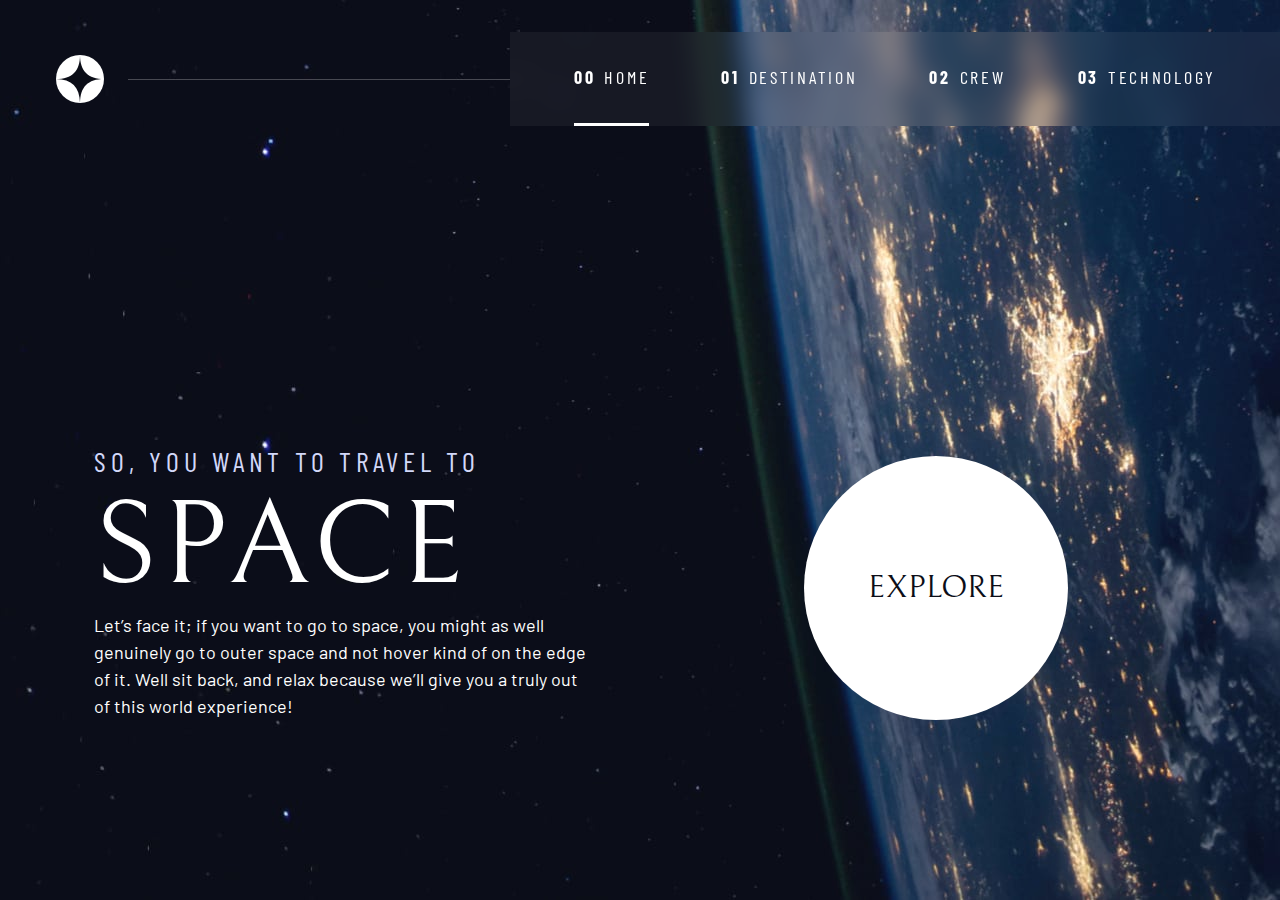
<file: index.html>
<!DOCTYPE html>
<html lang="en">
  <head>
    <meta charset="UTF-8" />
    <meta name="viewport" content="width=device-width, initial-scale=1.0" />

    <link
      rel="icon"
      type="image/png"
      sizes="32x32"
      href="./assets/favicon-32x32.png"
    />

    <link rel="preconnect" href="https://fonts.googleapis.com" />
    <link rel="preconnect" href="https://fonts.gstatic.com" crossorigin />
    <link
      href="https://fonts.googleapis.com/css2?family=Barlow+Condensed:wght@400;700&family=Bellefair&family=Barlow:wght@400;700&display=swap"
      rel="stylesheet"
    />

    <link rel="stylesheet" href="./index.css" />

    <script src="navigation.js" defer></script>

    <title>Space tourism website | Home</title>
  </head>
  <body class="home">
    <a class="skip-to-content" href="#main">Skip to content</a>
    <header class="primary-header flex">
      <div>
        <img
          src="./assets/shared/logo.svg"
          alt="Space Turism Logo"
          class="logo"
        />
      </div>
      <button class="mobile-nav-toggle" aria-controls="primary-navigation">
        <span class="sr-only" aria-expanded="false">Menu</span>
      </button>
      <nav class="nav">
        <ul
          id="primary-navgation"
          data-visible="false"
          class="primary-navigation underline-indicators flex"
        >
          <li class="active">
            <a
              class="ff-sans-cond text-white uppercase letter-spacing-2"
              href="index.html"
              ><span aria-hidden="true">00</span> Home</a
            >
          </li>
          <li>
            <a
              class="ff-sans-cond text-white uppercase letter-spacing-2"
              href="destination.html"
              ><span aria-hidden="true">01</span> Destination</a
            >
          </li>
          <li>
            <a
              class="ff-sans-cond text-white uppercase letter-spacing-2"
              href="crew.html"
              ><span aria-hidden="true">02</span> Crew</a
            >
          </li>
          <li>
            <a
              class="ff-sans-cond text-white uppercase letter-spacing-2"
              href="technology.html"
              ><span aria-hidden="true">03</span> Technology</a
            >
          </li>
        </ul>
      </nav>
    </header>

    <main id="main" class="grid-container grid-container--home">
      <div>
        <h1 class="text-accent fs-500 ff-sans-cond uppercase letter-spacing-1">
          So, you want to travel to
          <span class="d-block fs-900 ff-serif text-white">Space</span>
        </h1>
        <p>
          Let’s face it; if you want to go to space, you might as well genuinely
          go to outer space and not hover kind of on the edge of it. Well sit
          back, and relax because we’ll give you a truly out of this world
          experience!
        </p>
      </div>

      <div>
        <a href="#" class="large-button uppercase ff-serif text-dark bg-white"
          >Explore</a
        >
      </div>
    </main>
  </body>
</html>
</file>
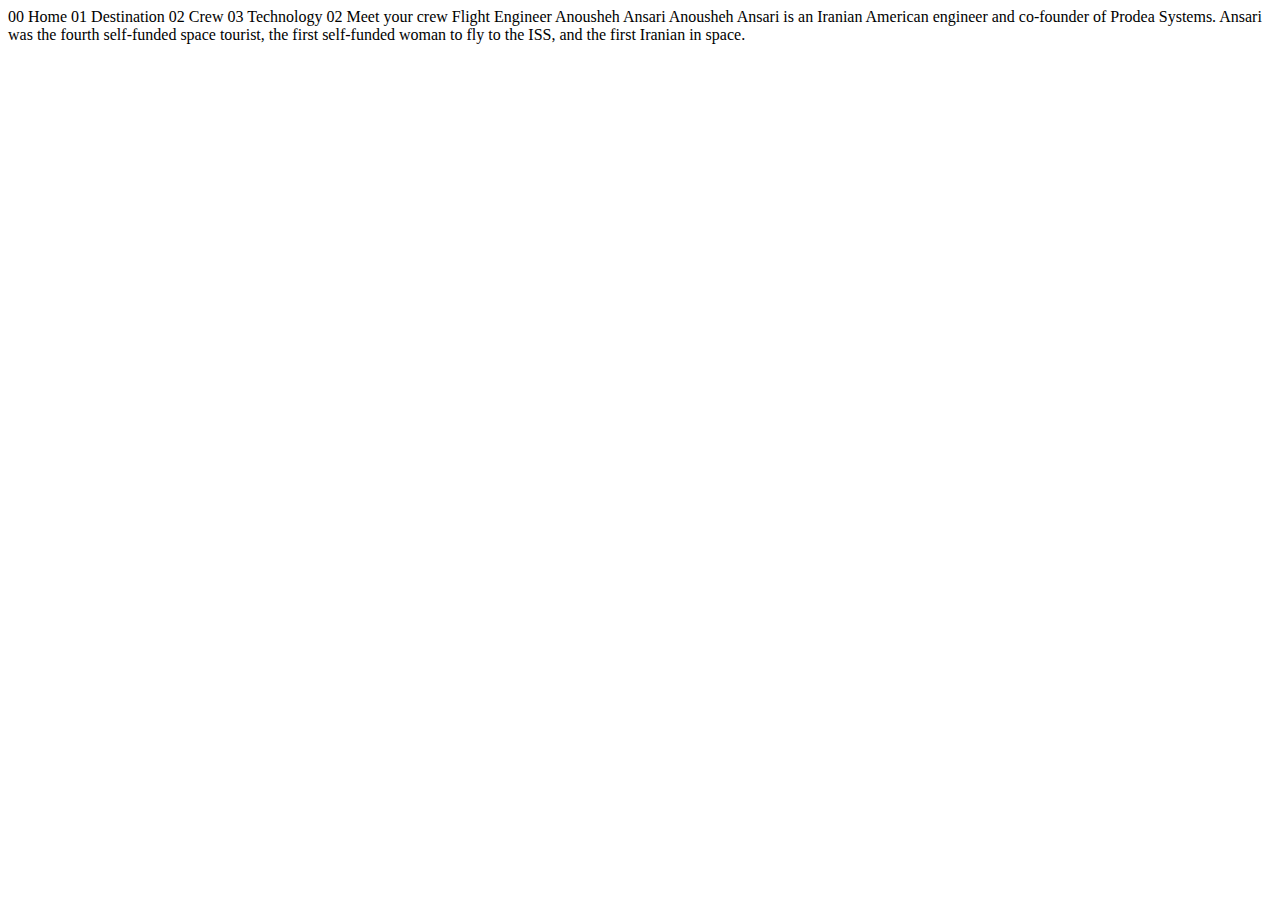
<file: crew-engineer.html>
<!DOCTYPE html>
<html lang="en">
<head>
  <meta charset="UTF-8">
  <meta name="viewport" content="width=device-width, initial-scale=1.0">

  <link rel="icon" type="image/png" sizes="32x32" href="./assets/favicon-32x32.png">
  
  <title>Frontend Mentor | Space tourism website</title>
</head>
<body>

  00 Home
  01 Destination
  02 Crew
  03 Technology

  02 Meet your crew

  Flight Engineer
  Anousheh Ansari

  Anousheh Ansari is an Iranian American engineer and co-founder of Prodea Systems. 
  Ansari was the fourth self-funded space tourist, the first self-funded woman to 
  fly to the ISS, and the first Iranian in space. 
</body>
</html>
</file>
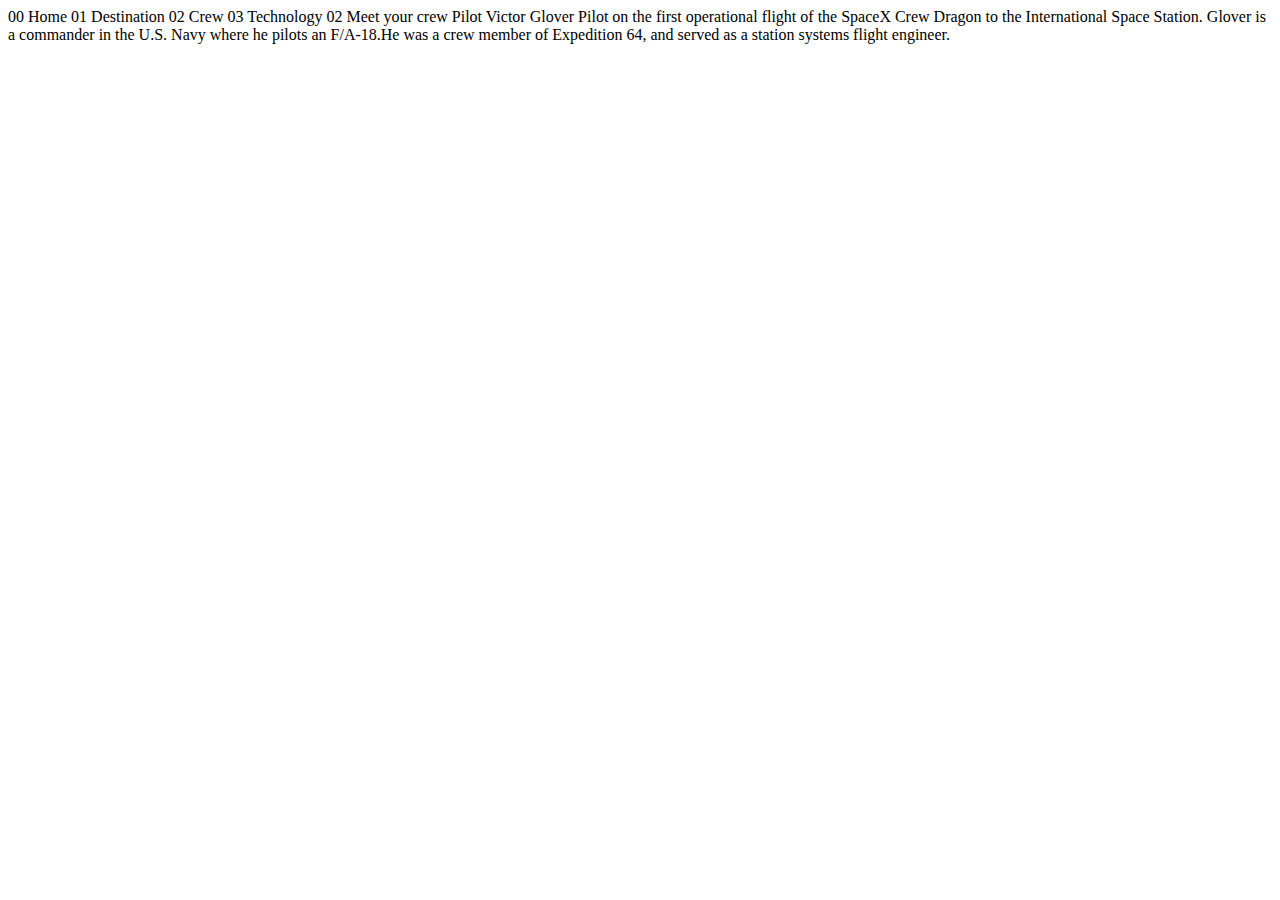
<file: crew-pilot.html>
<!DOCTYPE html>
<html lang="en">
<head>
  <meta charset="UTF-8">
  <meta name="viewport" content="width=device-width, initial-scale=1.0">

  <link rel="icon" type="image/png" sizes="32x32" href="./assets/favicon-32x32.png">
  
  <title>Frontend Mentor | Space tourism website</title>
</head>
<body>

  00 Home
  01 Destination
  02 Crew
  03 Technology

  02 Meet your crew

  Pilot
  Victor Glover

  Pilot on the first operational flight of the SpaceX Crew Dragon to the 
  International Space Station. Glover is a commander in the U.S. Navy where 
  he pilots an F/A-18.He was a crew member of Expedition 64, and served as a 
  station systems flight engineer. 
</body>
</html>
</file>
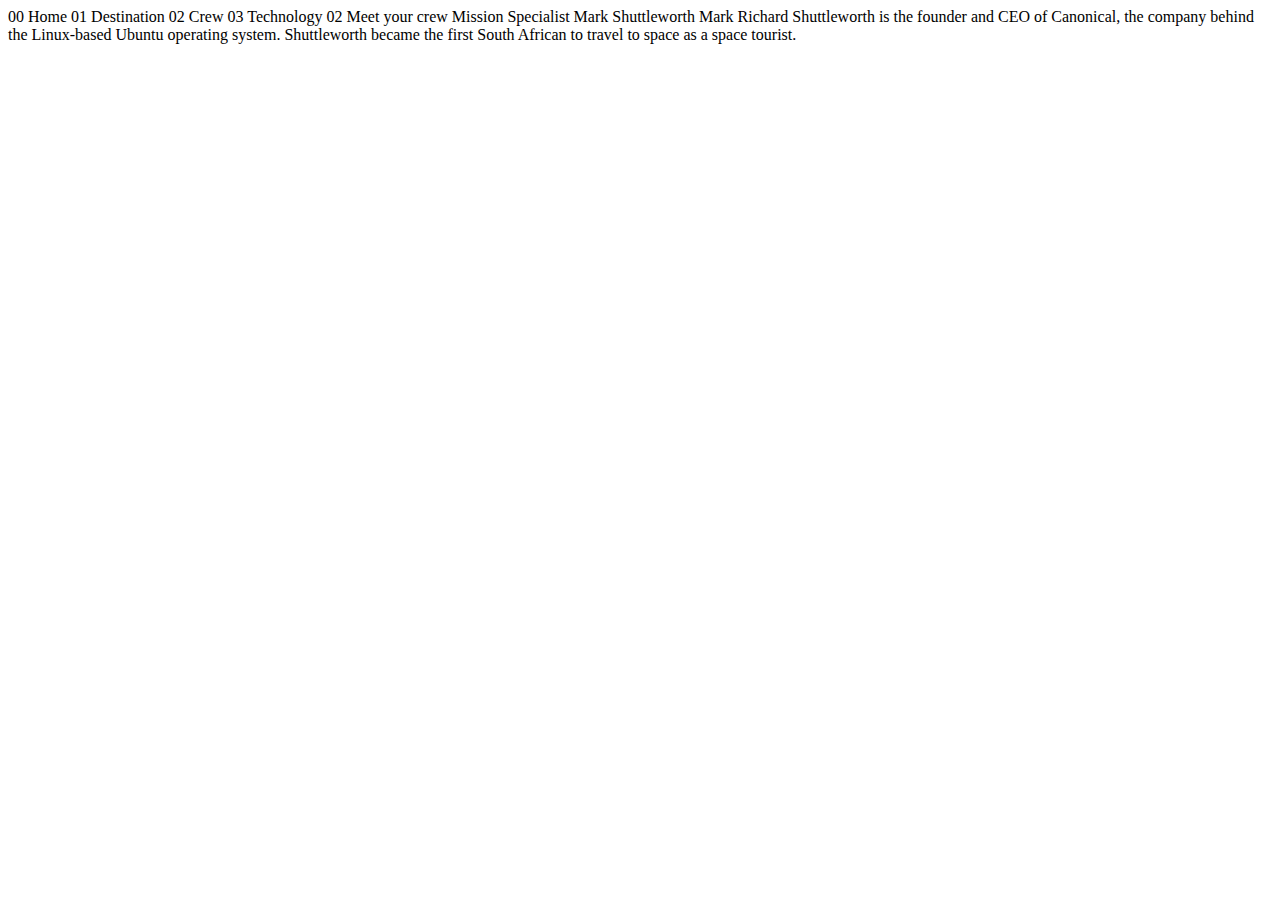
<file: crew-specialist.html>
<!DOCTYPE html>
<html lang="en">
<head>
  <meta charset="UTF-8">
  <meta name="viewport" content="width=device-width, initial-scale=1.0">

  <link rel="icon" type="image/png" sizes="32x32" href="./assets/favicon-32x32.png">
  
  <title>Frontend Mentor | Space tourism website</title>
</head>
<body>

  00 Home
  01 Destination
  02 Crew
  03 Technology

  02 Meet your crew

  Mission Specialist
  Mark Shuttleworth

  Mark Richard Shuttleworth is the founder and CEO of Canonical, the company behind 
  the Linux-based Ubuntu operating system. Shuttleworth became the first South 
  African to travel to space as a space tourist.
</body>
</html>
</file>
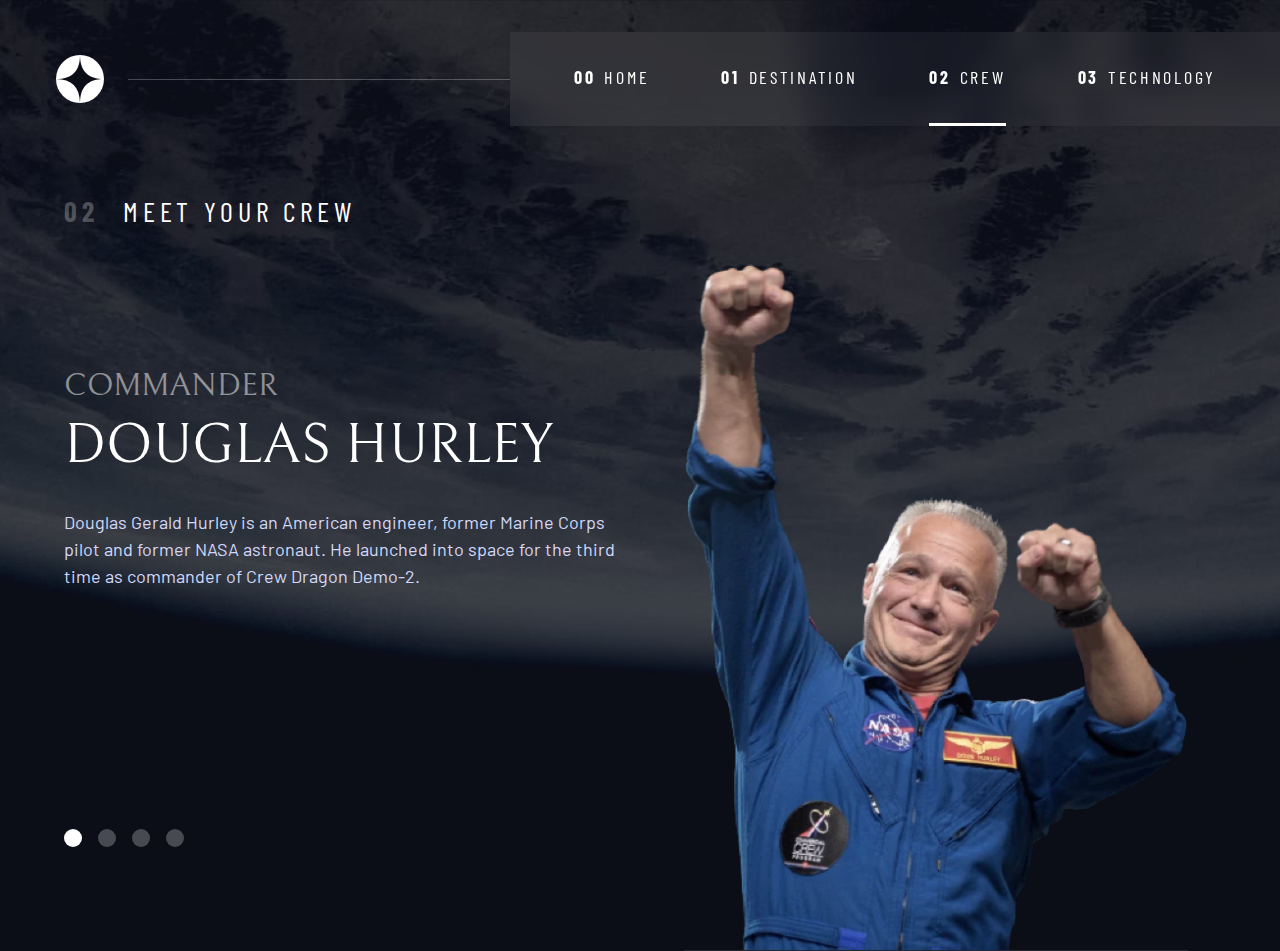
<file: crew.html>
<!DOCTYPE html>
<html lang="en">
  <head>
    <meta charset="UTF-8" />
    <meta name="viewport" content="width=device-width, initial-scale=1.0" />

    <link
      rel="icon"
      type="image/png"
      sizes="32x32"
      href="./assets/favicon-32x32.png"
    />

    <link rel="preconnect" href="https://fonts.googleapis.com" />
    <link rel="preconnect" href="https://fonts.gstatic.com" crossorigin />
    <link
      href="https://fonts.googleapis.com/css2?family=Barlow+Condensed:wght@400;700&family=Bellefair&family=Barlow:wght@400;700&display=swap"
      rel="stylesheet"
    />

    <link rel="stylesheet" href="./index.css" />

    <script src="navigation.js" defer></script>

    <title>Space tourism website | Destination</title>
  </head>
  <body class="crew">
    <a class="skip-to-content" href="#main">Skip to content</a>
    <header class="primary-header flex">
      <div>
        <img
          src="./assets/shared/logo.svg"
          alt="Space Turism Logo"
          class="logo"
        />
      </div>
      <button class="mobile-nav-toggle" aria-controls="primary-navigation">
        <span class="sr-only" aria-expanded="false">Menu</span>
      </button>
      <nav class="nav">
        <ul
          id="primary-navgation"
          data-visible="false"
          class="primary-navigation underline-indicators flex"
        >
          <li>
            <a
              class="ff-sans-cond text-white uppercase letter-spacing-2"
              href="index.html"
              ><span aria-hidden="true">00</span> Home</a
            >
          </li>
          <li>
            <a
              class="ff-sans-cond text-white uppercase letter-spacing-2"
              href="destination.html"
              ><span aria-hidden="true">01</span> Destination</a
            >
          </li>
          <li class="active">
            <a
              class="ff-sans-cond text-white uppercase letter-spacing-2"
              href="crew.html"
              ><span aria-hidden="true">02</span> Crew</a
            >
          </li>
          <li>
            <a
              class="ff-sans-cond text-white uppercase letter-spacing-2"
              href="technology.html"
              ><span aria-hidden="true">03</span> Technology</a
            >
          </li>
        </ul>
      </nav>
    </header>

    <main id="main" class="grid-container grid-container--crew flow">
      <h1 class="numbered-title">
        <span aria-hidden="true">02</span> Meet your crew
      </h1>
      <div class="dot-indicators flex">
        <button aria-selected="true">
          <span class="sr-only">The commander</span>
        </button>
        <button aria-selected="false">
          <span class="sr-only">The mission specialist</span>
        </button>
        <button aria-selected="false">
          <span class="sr-only">The pilot</span>
        </button>
        <button aria-selected="false">
          <span class="sr-only">The crew engineer</span>
        </button>
      </div>
      <article class="crew-details flow">
        <header class="flow flow--space-small">
          <h2 class="fs-600 ff-serif uppercase">Commander</h2>
          <p class="fs-700 ff-serif uppercase">Douglas Hurley</p>
        </header>
        <p class="text-accent ff-sans-normal">
          Douglas Gerald Hurley is an American engineer, former Marine Corps
          pilot and former NASA astronaut. He launched into space for the third
          time as commander of Crew Dragon Demo-2.
        </p>
      </article>
      <picture>
        <source
          srcset="./assets/crew/image-douglas-hurley.webp"
          type="image/webp"
        />
        <img src="./assets/crew/image-douglas-hurley.png" alt="The commander" />
      </picture>
    </main>
  </body>
</html>
</file>
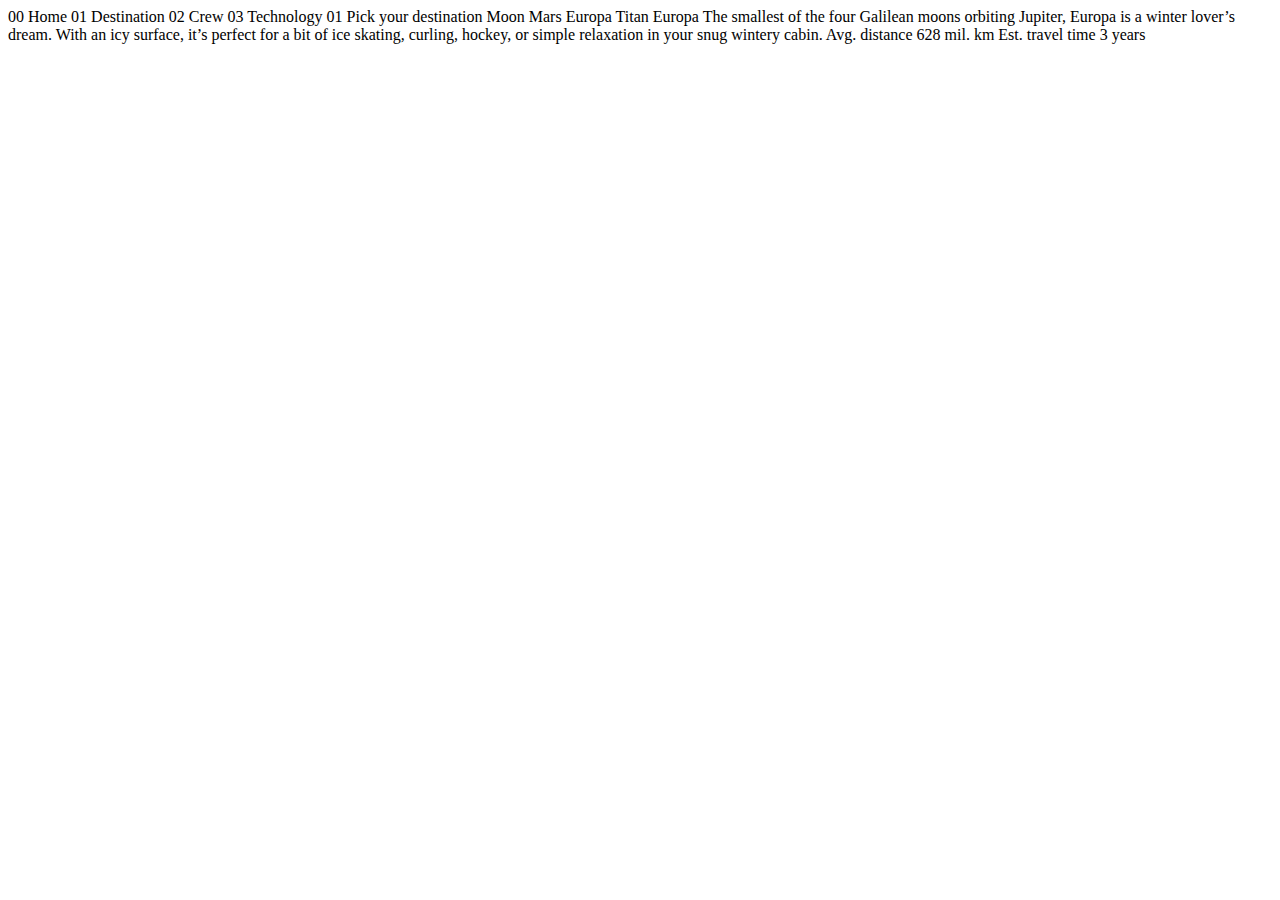
<file: destination-europa.html>
<!DOCTYPE html>
<html lang="en">
<head>
  <meta charset="UTF-8">
  <meta name="viewport" content="width=device-width, initial-scale=1.0">

  <link rel="icon" type="image/png" sizes="32x32" href="./assets/favicon-32x32.png">
  
  <title>Frontend Mentor | Space tourism website</title>
</head>
<body>

  00 Home
  01 Destination
  02 Crew
  03 Technology

  01 Pick your destination

  Moon
  Mars
  Europa
  Titan

  Europa

  The smallest of the four Galilean moons orbiting Jupiter, Europa is a 
  winter lover’s dream. With an icy surface, it’s perfect for a bit of 
  ice skating, curling, hockey, or simple relaxation in your snug 
  wintery cabin.

  Avg. distance
  628 mil. km

  Est. travel time
  3 years
</body>
</html>
</file>
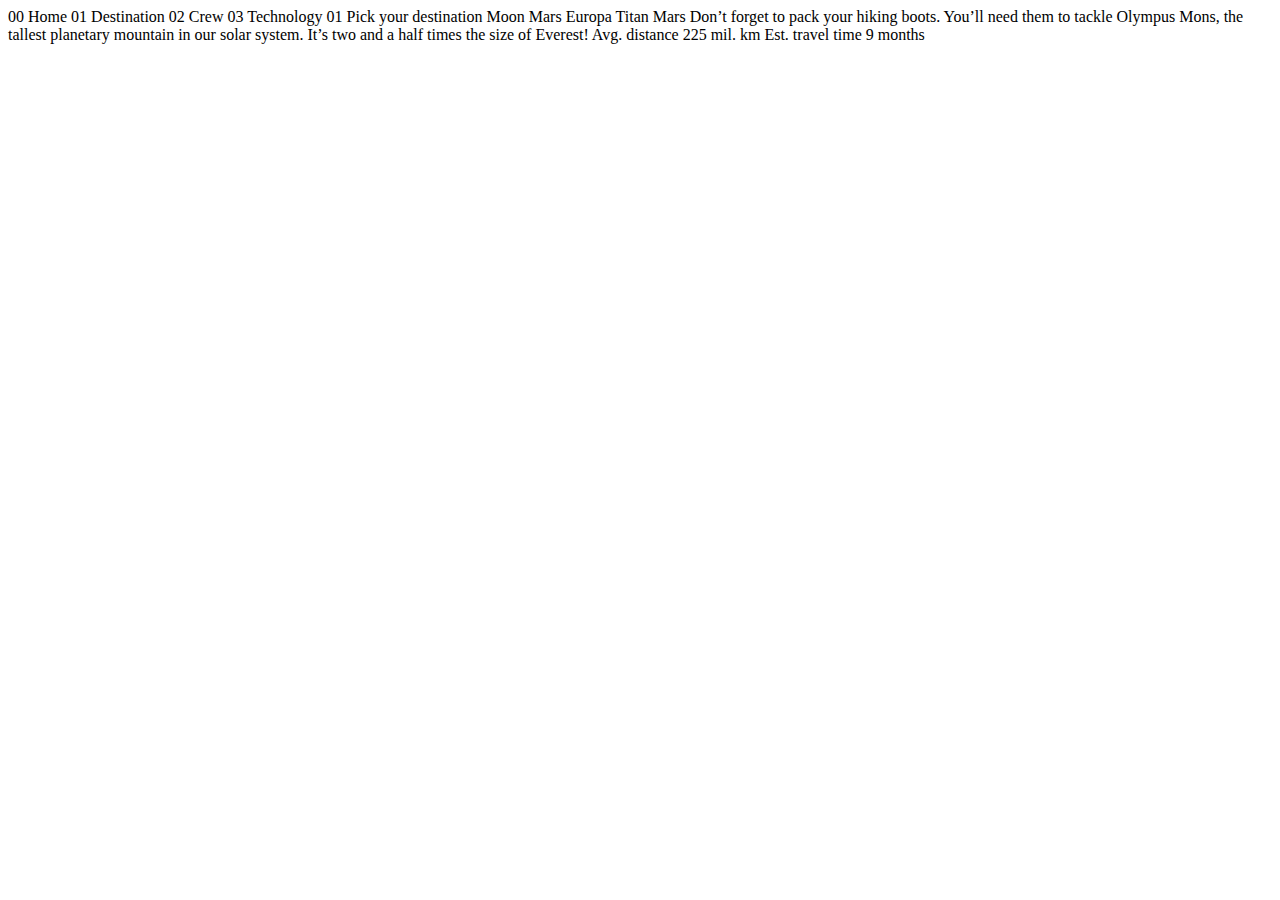
<file: destination-mars.html>
<!DOCTYPE html>
<html lang="en">
<head>
  <meta charset="UTF-8">
  <meta name="viewport" content="width=device-width, initial-scale=1.0">

  <link rel="icon" type="image/png" sizes="32x32" href="./assets/favicon-32x32.png">
  
  <title>Frontend Mentor | Space tourism website</title>
</head>
<body>

  00 Home
  01 Destination
  02 Crew
  03 Technology

  01 Pick your destination

  Moon
  Mars
  Europa
  Titan

  Mars

  Don’t forget to pack your hiking boots. You’ll need them to tackle Olympus Mons, 
  the tallest planetary mountain in our solar system. It’s two and a half times 
  the size of Everest!

  Avg. distance
  225 mil. km

  Est. travel time
  9 months
</body>
</html>
</file>
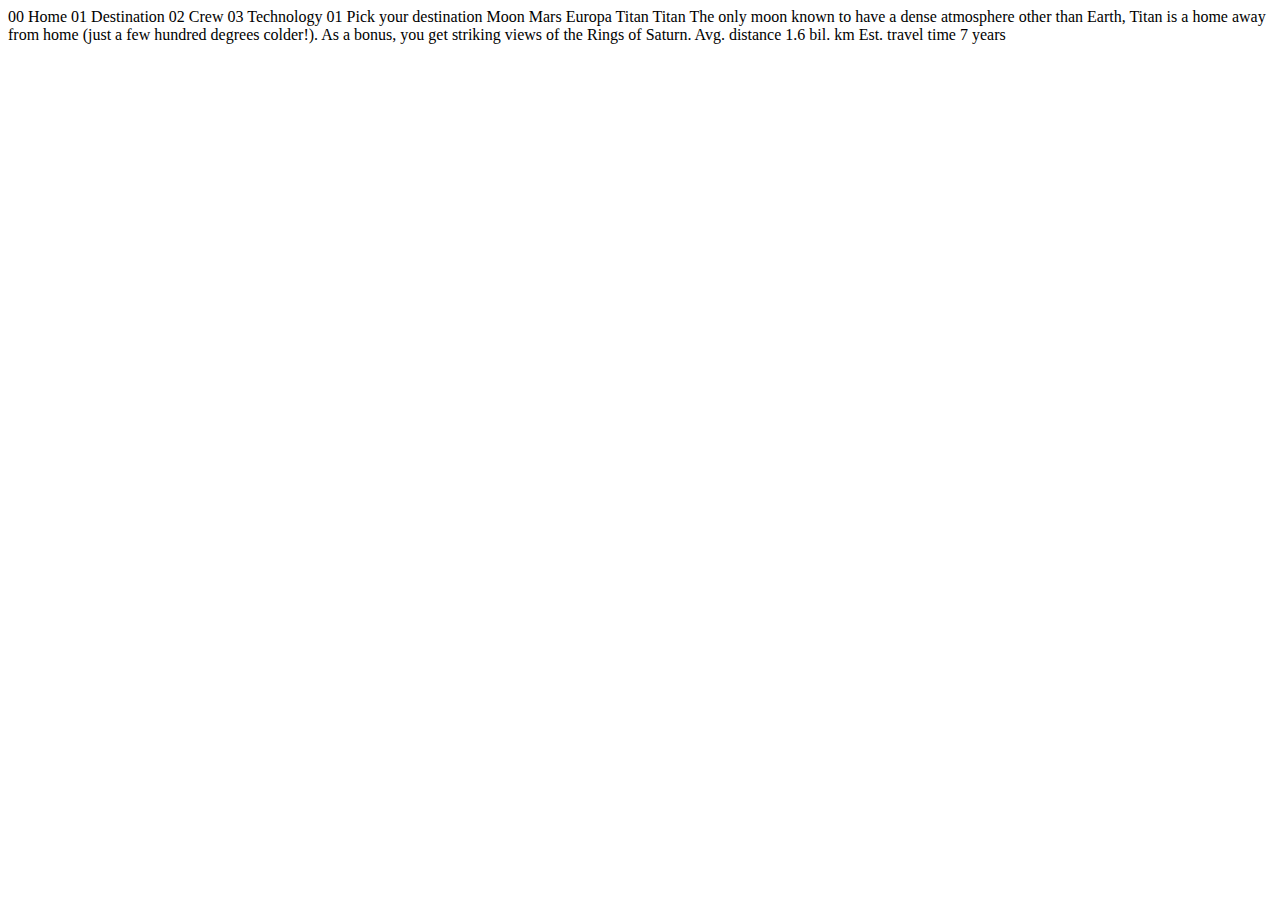
<file: destination-titan.html>
<!DOCTYPE html>
<html lang="en">
<head>
  <meta charset="UTF-8">
  <meta name="viewport" content="width=device-width, initial-scale=1.0">

  <link rel="icon" type="image/png" sizes="32x32" href="./assets/favicon-32x32.png">
  
  <title>Frontend Mentor | Space tourism website</title>
</head>
<body>

  00 Home
  01 Destination
  02 Crew
  03 Technology

  01 Pick your destination

  Moon
  Mars
  Europa
  Titan

  Titan

  The only moon known to have a dense atmosphere other than Earth, Titan 
  is a home away from home (just a few hundred degrees colder!). As a 
  bonus, you get striking views of the Rings of Saturn.

  Avg. distance
  1.6 bil. km

  Est. travel time
  7 years
</body>
</html>
</file>
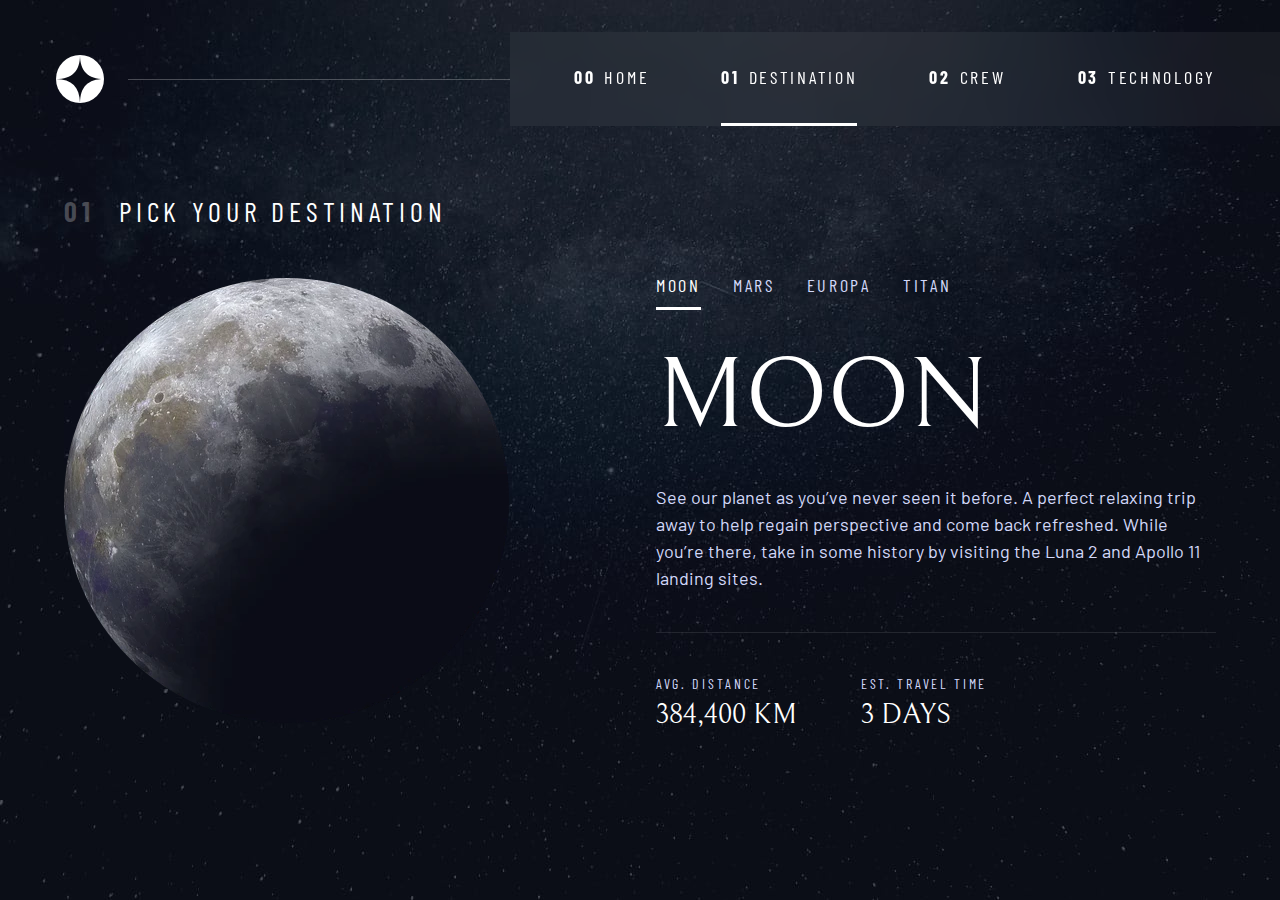
<file: destination.html>
<!DOCTYPE html>
<html lang="en">
  <head>
    <meta charset="UTF-8" />
    <meta name="viewport" content="width=device-width, initial-scale=1.0" />

    <link
      rel="icon"
      type="image/png"
      sizes="32x32"
      href="./assets/favicon-32x32.png"
    />

    <link rel="preconnect" href="https://fonts.googleapis.com" />
    <link rel="preconnect" href="https://fonts.gstatic.com" crossorigin />
    <link
      href="https://fonts.googleapis.com/css2?family=Barlow+Condensed:wght@400;700&family=Bellefair&family=Barlow:wght@400;700&display=swap"
      rel="stylesheet"
    />

    <link rel="stylesheet" href="./index.css" />

    <script src="navigation.js" defer></script>
    <script src="tabs.js" defer></script>

    <title>Space tourism website | Destination</title>
  </head>
  <body class="destination">
    <a class="skip-to-content" href="#main">Skip to content</a>
    <header class="primary-header flex">
      <div>
        <img
          src="./assets/shared/logo.svg"
          alt="Space Turism Logo"
          class="logo"
        />
      </div>
      <button class="mobile-nav-toggle" aria-controls="primary-navigation">
        <span class="sr-only" aria-expanded="false">Menu</span>
      </button>
      <nav class="nav">
        <ul
          id="primary-navgation"
          data-visible="false"
          class="primary-navigation underline-indicators flex"
        >
          <li>
            <a
              class="ff-sans-cond text-white uppercase letter-spacing-2"
              href="index.html"
              ><span aria-hidden="true">00</span> Home</a
            >
          </li>
          <li class="active">
            <a
              class="ff-sans-cond text-white uppercase letter-spacing-2"
              href="destination.html"
              ><span aria-hidden="true">01</span> Destination</a
            >
          </li>
          <li>
            <a
              class="ff-sans-cond text-white uppercase letter-spacing-2"
              href="crew.html"
              ><span aria-hidden="true">02</span> Crew</a
            >
          </li>
          <li>
            <a
              class="ff-sans-cond text-white uppercase letter-spacing-2"
              href="technology.html"
              ><span aria-hidden="true">03</span> Technology</a
            >
          </li>
        </ul>
      </nav>
    </header>

    <main id="main" class="grid-container grid-container--destination flow">
      <h1 class="numbered-title">
        <span aria-hidden="true">01</span> Pick your destination
      </h1>

      <picture id="moon-image">
        <source
          srcset="./assets/destination/image-moon.webp"
          type="image/webp"
        />
        <img src="./assets/destination/image-moon.png" alt="The Moon" />
      </picture>
      <picture id="mars-image" style="display: none" hidden>
        <source
          srcset="./assets/destination/image-mars.webp"
          type="image/webp"
        />
        <img src="./assets/destination/image-mars.png" alt="The planet Mars" />
      </picture>
      <picture id="europa-image" style="display: none" hidden>
        <source
          srcset="./assets/destination/image-europa.webp"
          type="image/webp"
        />
        <img
          src="./assets/destination/image-europa.png"
          alt="The moon Europa"
        />
      </picture>
      <picture id="titan-image" style="display: none" hidden>
        <source
          srcset="./assets/destination/image-titan.webp"
          type="image/webp"
        />
        <img src="./assets/destination/image-titan.png" alt="The moon Titan" />
      </picture>

      <div
        class="tab-list underline-indicators flex"
        role="tablist"
        aria-label="destination list"
      >
        <button
          aria-selected="true"
          role="tab"
          aria-controls="moon-tab"
          class="uppercase ff-sans-cond text-accent letter-spacing-2"
          tabindex="0"
          data-image="moon-image"
        >
          Moon
        </button>
        <button
          aria-selected="false"
          role="tab"
          aria-controls="mars-tab"
          class="uppercase ff-sans-cond text-accent letter-spacing-2"
          tabindex="-1"
          data-image="mars-image"
        >
          Mars
        </button>
        <button
          aria-selected="false"
          role="tab"
          aria-controls="europa-tab"
          class="uppercase ff-sans-cond text-accent letter-spacing-2"
          tabindex="-1"
          data-image="europa-image"
        >
          Europa
        </button>
        <button
          aria-selected="false"
          role="tab"
          aria-controls="titan-tab"
          class="uppercase ff-sans-cond text-accent letter-spacing-2"
          tabindex="-1"
          data-image="titan-image"
        >
          Titan
        </button>
      </div>

      <!-- The Moon -->

      <article
        class="destination-info flow"
        id="moon-tab"
        tabindex="0"
        role="tabpanel"
      >
        <h2 class="fs-800 ff-serif uppercase">Moon</h2>

        <p class="text-accent">
          See our planet as you’ve never seen it before. A perfect relaxing trip
          away to help regain perspective and come back refreshed. While you’re
          there, take in some history by visiting the Luna 2 and Apollo 11
          landing sites.
        </p>

        <div class="destination-meta flex">
          <div>
            <h3
              class="text-accent fs-200 ff-sans-cond uppercase letter-spacing-2"
            >
              Avg. distance
            </h3>
            <p class="text-white ff-serif uppercase">384,400 km</p>
          </div>
          <div>
            <h3
              class="text-accent fs-200 ff-sans-cond uppercase letter-spacing-2"
            >
              Est. travel time
            </h3>
            <p class="text-white ff-serif uppercase">3 days</p>
          </div>
        </div>
      </article>

      <!-- Mars -->

      <article
        class="destination-info flow"
        id="mars-tab"
        tabindex="0"
        role="tabpanel"
        hidden
      >
        <h2 class="fs-800 ff-serif uppercase">Mars</h2>

        <p class="text-accent">
          Don’t forget to pack your hiking boots. You’ll need them to tackle
          Olympus Mons, the tallest planetary mountain in our solar system. It’s
          two and a half times the size of Everest!
        </p>

        <div class="destination-meta flex">
          <div>
            <h3
              class="text-accent fs-200 ff-sans-cond uppercase letter-spacing-2"
            >
              Avg. distance
            </h3>
            <p class="text-white ff-serif uppercase">225 mil. km</p>
          </div>
          <div>
            <h3
              class="text-accent fs-200 ff-sans-cond uppercase letter-spacing-2"
            >
              Est. travel time
            </h3>
            <p class="text-white ff-serif uppercase">9 months</p>
          </div>
        </div>
      </article>

      <!-- Europa -->

      <article
        class="destination-info flow"
        id="europa-tab"
        tabindex="0"
        role="tabpanel"
        hidden
      >
        <h2 class="fs-800 ff-serif uppercase">Europa</h2>

        <p class="text-accent">
          The smallest of the four Galilean moons orbiting Jupiter, Europa is a
          winter lover’s dream. With an icy surface, it’s perfect for a bit of
          ice skating, curling, hockey, or simple relaxation in your snug
          wintery cabin.
        </p>

        <div class="destination-meta flex">
          <div>
            <h3
              class="text-accent fs-200 ff-sans-cond uppercase letter-spacing-2"
            >
              Avg. distance
            </h3>
            <p class="text-white ff-serif uppercase">628 mil. km</p>
          </div>
          <div>
            <h3
              class="text-accent fs-200 ff-sans-cond uppercase letter-spacing-2"
            >
              Est. travel time
            </h3>
            <p class="text-white ff-serif uppercase">3 years</p>
          </div>
        </div>
      </article>

      <!-- Titan -->

      <article
        class="destination-info flow"
        id="titan-tab"
        tabindex="0"
        role="tabpanel"
        hidden
      >
        <h2 class="fs-800 ff-serif uppercase">Titan</h2>

        <p class="text-accent">
          The only moon known to have a dense atmosphere other than Earth, Titan
          is a home away from home (just a few hundred degrees colder!). As a
          bonus, you get striking views of the Rings of Saturn.
        </p>

        <div class="destination-meta flex">
          <div>
            <h3
              class="text-accent fs-200 ff-sans-cond uppercase letter-spacing-2"
            >
              Avg. distance
            </h3>
            <p class="text-white ff-serif uppercase">1.6 bil. km</p>
          </div>
          <div>
            <h3
              class="text-accent fs-200 ff-sans-cond uppercase letter-spacing-2"
            >
              Est. travel time
            </h3>
            <p class="text-white ff-serif uppercase">7 years</p>
          </div>
        </div>
      </article>
    </main>
  </body>
</html>
</file>
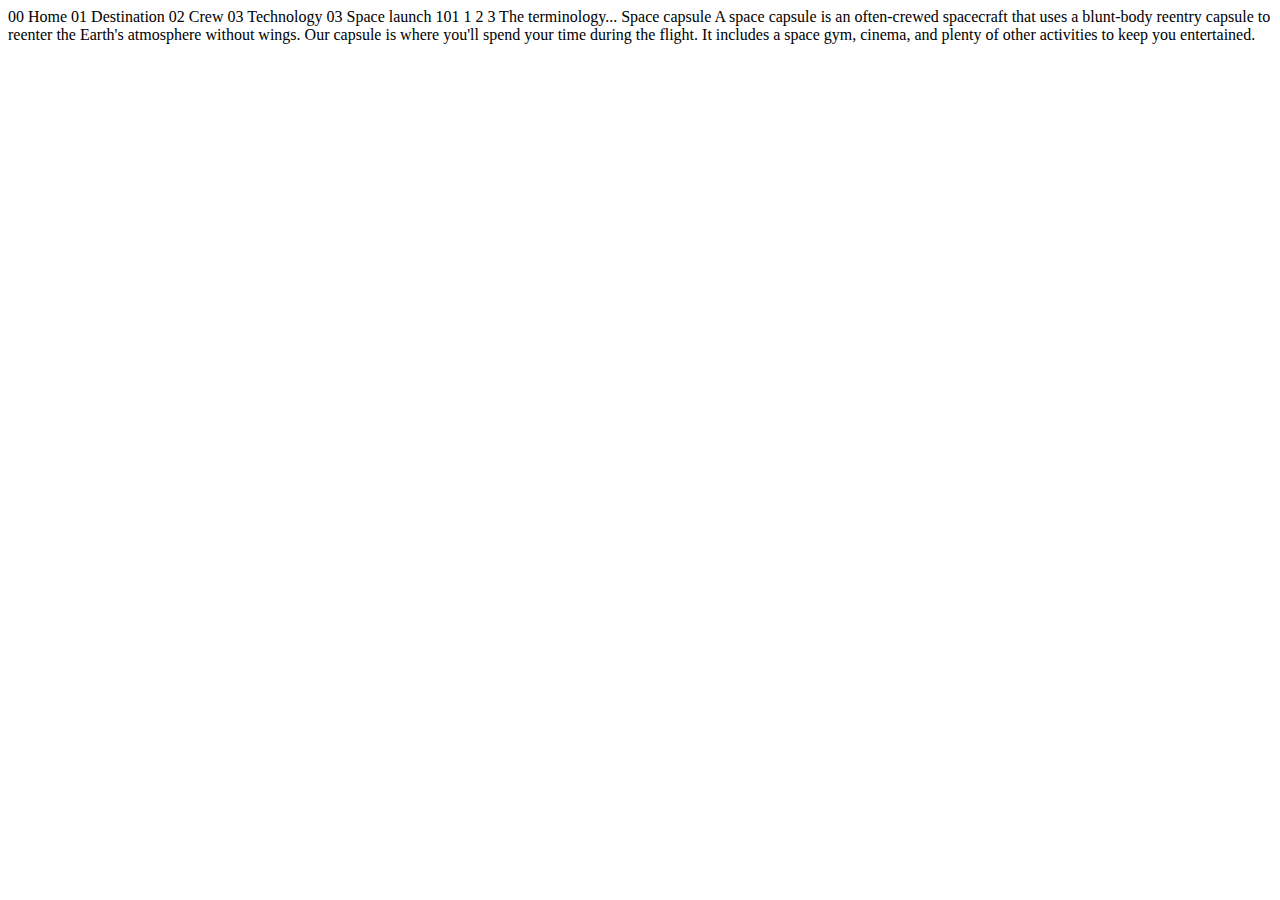
<file: technology-capsule.html>
<!DOCTYPE html>
<html lang="en">
<head>
  <meta charset="UTF-8">
  <meta name="viewport" content="width=device-width, initial-scale=1.0">

  <link rel="icon" type="image/png" sizes="32x32" href="./assets/favicon-32x32.png">
  
  <title>Frontend Mentor | Space tourism website</title>
</head>
<body>

  00 Home
  01 Destination
  02 Crew
  03 Technology

  03 Space launch 101

  1
  2
  3

  The terminology...
  Space capsule

  A space capsule is an often-crewed spacecraft that uses a blunt-body reentry 
  capsule to reenter the Earth's atmosphere without wings. Our capsule is where 
  you'll spend your time during the flight. It includes a space gym, cinema, 
  and plenty of other activities to keep you entertained.
</body>
</html>
</file>
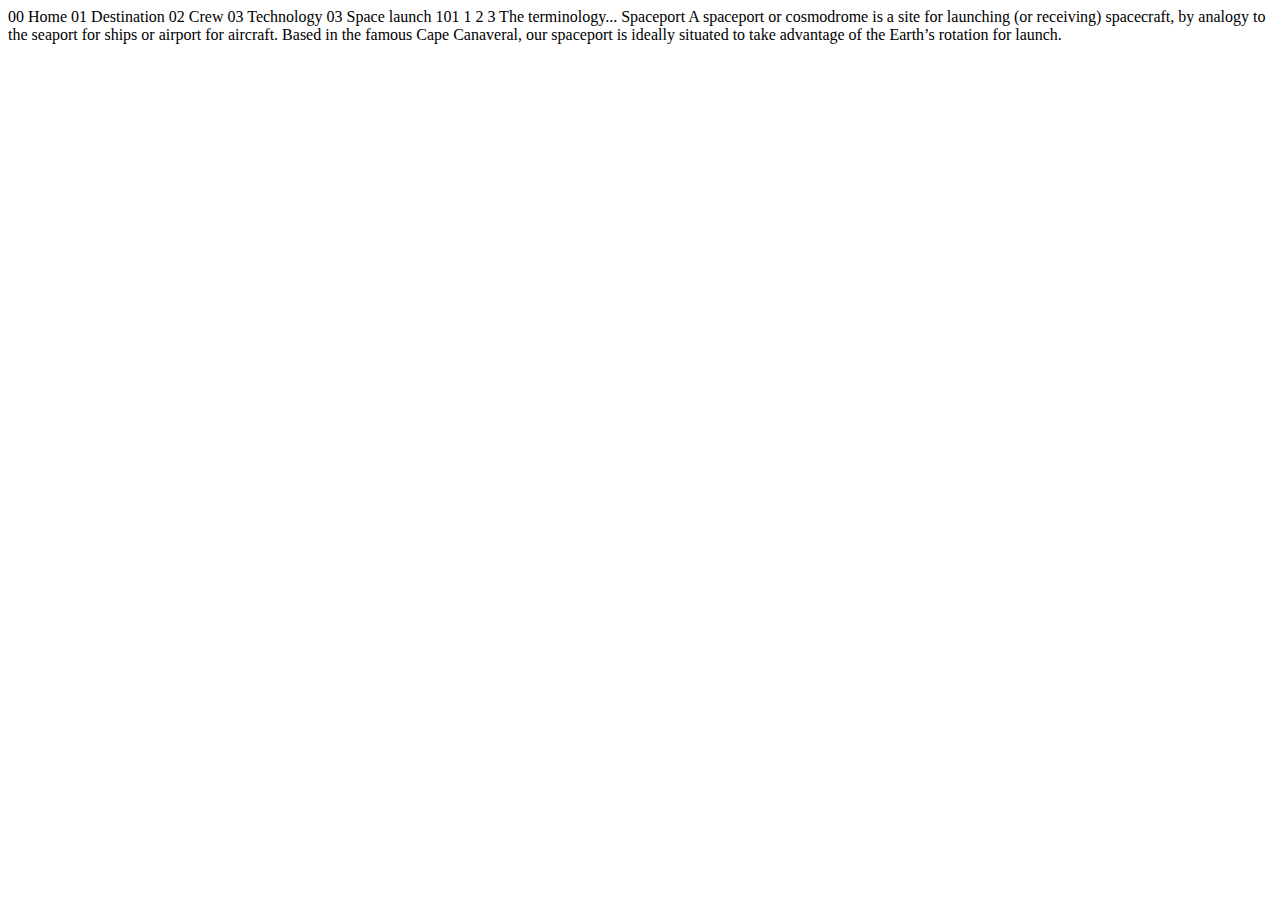
<file: technology-spaceport.html>
<!DOCTYPE html>
<html lang="en">
<head>
  <meta charset="UTF-8">
  <meta name="viewport" content="width=device-width, initial-scale=1.0">

  <link rel="icon" type="image/png" sizes="32x32" href="./assets/favicon-32x32.png">
  
  <title>Frontend Mentor | Space tourism website</title>
</head>
<body>

  00 Home
  01 Destination
  02 Crew
  03 Technology

  03 Space launch 101

  1
  2
  3

  The terminology...
  Spaceport

  A spaceport or cosmodrome is a site for launching (or receiving) spacecraft, 
  by analogy to the seaport for ships or airport for aircraft. Based in the 
  famous Cape Canaveral, our spaceport is ideally situated to take advantage 
  of the Earth’s rotation for launch.
</body>
</html>
</file>
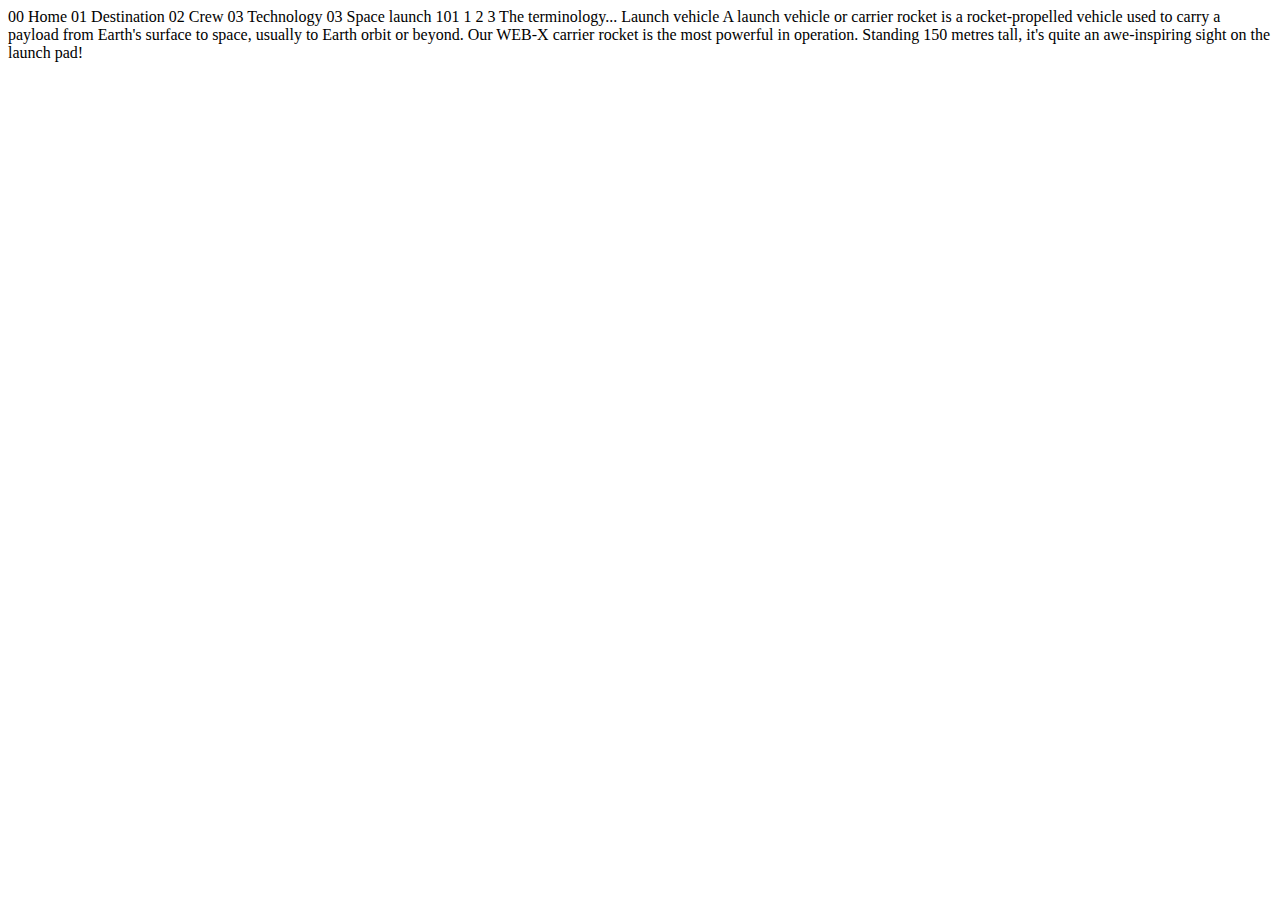
<file: technology-vehicle.html>
<!DOCTYPE html>
<html lang="en">
<head>
  <meta charset="UTF-8">
  <meta name="viewport" content="width=device-width, initial-scale=1.0">

  <link rel="icon" type="image/png" sizes="32x32" href="./assets/favicon-32x32.png">
  
  <title>Frontend Mentor | Space tourism website</title>
</head>
<body>

  00 Home
  01 Destination
  02 Crew
  03 Technology

  03 Space launch 101

  1
  2
  3

  The terminology...
  Launch vehicle

  A launch vehicle or carrier rocket is a rocket-propelled vehicle used to carry a 
  payload from Earth's surface to space, usually to Earth orbit or beyond. Our 
  WEB-X carrier rocket is the most powerful in operation. Standing 150 metres tall, 
  it's quite an awe-inspiring sight on the launch pad!
</body>
</html>
</file>
<file: index.css>
/* ------------------- */
/* Custom properties   */
/* ------------------- */

:root {
  /* Colors */
  --clr-dark: 230 35% 7%;
  --clr-light: 231 77% 90%;
  --clr-white: 0 0% 100%;

  /* font-sizes */
  --fs-900: clamp(5rem, 8vw + 1rem, 9.375rem);
  --fs-800: 3.5rem;
  --fs-700: 1.5rem;
  --fs-600: 1rem;
  --fs-500: 1rem;
  --fs-400: 0.9375rem;
  --fs-300: 1rem;
  --fs-200: 0.875rem;

  /* font-families */
  --ff-serif: "Bellefair", serif;
  --ff-sans-cond: "Barlow Condensed", sans-serif;
  --ff-sans-normal: "Barlow", sans-serif;
}

@media (min-width: 35em) {
  :root {
    --fs-800: 5rem;
    --fs-700: 2.5rem;
    --fs-600: 1.5rem;
    --fs-500: 1.25rem;
    --fs-400: 1rem;
  }
}

@media (min-width: 45em) {
  :root {
    --fs-800: 6.25rem;
    --fs-700: 3.5rem;
    --fs-600: 2rem;
    --fs-500: 1.75rem;
    --fs-400: 1.125rem;
  }
}

/* ------------------- */
/* Reset               */
/* ------------------- */

/* Box sizing */
*,
*::before,
*::after {
  box-sizing: border-box;
}

/* Reset Margins */
body,
h1,
h2,
h3,
h4,
h5,
h6,
p,
figure,
picture {
  margin: 0;
}

h1,
h2,
h3,
h4,
h5,
h6,
p {
  font-weight: 400;
}

/* Set-up the body */
body {
  font-family: var(--ff-sans-normal);
  font-size: var(--fs-400);
  background-color: hsl(var(--clr-dark));
  color: hsl(var(--clr-white));
  line-height: 1.5;
  min-height: 100vh;

  display: grid;
  grid-template-rows: min-content 1fr;

  overflow-x: hidden;
}

/* Make images easier to work with */
img,
picture {
  max-width: 100%;
  display: block;
}

/* Make forms easier to work with */
input,
button,
textarea,
select {
  font: inherit;
}

/* Remove animation for people who-ve turnes them off */
@media (prefers-reduced-motion: reduce) {
  *,
  *::before,
  *::after {
    animation-duration: 0.01ms !important;
    animation-iteration-count: 1 !important;
    transition-duration: 0.01ms !important;
    scroll-behavior: auto !important;
  }
}

/* ------------------- */
/* Utility classes     */
/* ------------------- */

.flex {
  display: flex;
  gap: var(--gap, 1rem);
}

.flex.even-columns > * {
  width: 100%;
}

.grid {
  display: grid;
  gap: var(--gap, 1rem);
}

.d-block {
  display: block;
}

.flow > * + * {
  margin-top: var(--flow-space, 1rem);
}

.container {
  padding-inline: 2em;
  margin-inline: auto;
  max-width: 80rem;
}

.flow--space-small {
  --flow-space: 0.75rem;
}

.sr-only {
  position: absolute;
  width: 1px;
  height: 1px;
  padding: 0;
  margin: -1px;
  overflow: hidden;
  clip: rect(0, 0, 0, 0);
  white-space: nowrap;
  border: 0;
}

.skip-to-content {
  position: absolute;
  z-index: 9999;
  background: hsl(var(--clr-white));
  color: hsl(var(--clr-dark));
  padding: 0.5em 1em;
  margin-inline: auto;
  transform: translateY(-100%);
  transition: transform 250ms ease-in;
}

.skip-to-content:focus {
  transform: translateY(0);
}

/* Colors */

.bg-dark {
  background-color: hsl(var(--clr-dark));
}
.bg-accent {
  background-color: hsl(var(--clr-light));
}
.bg-white {
  background-color: hsl(var(--clr-white));
}

.text-dark {
  color: hsl(var(--clr-dark));
}
.text-accent {
  color: hsl(var(--clr-light));
}
.text-white {
  color: hsl(var(--clr-white));
}

/* typography */

.ff-serif {
  font-family: var(--ff-serif);
}
.ff-sans-cond {
  font-family: var(--ff-sans-cond);
}
.ff-sans-normal {
  font-family: var(--ff-sans-normal);
}

.letter-spacing-1 {
  letter-spacing: 4.75px;
}
.letter-spacing-2 {
  letter-spacing: 2.7px;
}
.letter-spacing-3 {
  letter-spacing: 2.35px;
}

.uppercase {
  text-transform: uppercase;
}

.fs-900 {
  font-size: var(--fs-900);
}
.fs-800 {
  font-size: var(--fs-800);
}
.fs-700 {
  font-size: var(--fs-700);
}
.fs-600 {
  font-size: var(--fs-600);
}
.fs-500 {
  font-size: var(--fs-500);
}
.fs-400 {
  font-size: var(--fs-400);
}
.fs-300 {
  font-size: var(--fs-300);
}
.fs-200 {
  font-size: var(--fs-200);
}

.fs-900,
.fs-800,
.fs-700,
.fs-600 {
  line-height: 1.1;
}

.numbered-title {
  font-family: var(--ff-sans-cond);
  font-size: var(--fs-500);
  text-transform: uppercase;
  letter-spacing: 4.72px;
}

.numbered-title span {
  margin-right: 0.5em;
  font-weight: 700;
  color: hsl(var(--clr-white) / 0.25);
}

.pic-hide {
  display: none !important;
}

/* ------------------- */
/* Components          */
/* ------------------- */

.large-button {
  font-size: 2rem;
  position: relative;
  display: inline-grid;
  z-index: 1;
  place-items: center;
  padding: 0 2em;
  aspect-ratio: 1;
  border-radius: 50%;
  text-decoration: none;
}

.large-button::after {
  content: " ";
  position: absolute;
  z-index: -1;
  width: 100%;
  height: 100%;
  background: hsl(var(--clr-white) / 0.25);
  border-radius: 50%;
  opacity: 0;
  transition: opacity 500ms linear, transform 750ms ease-in-out;
}

.large-button:hover::after,
.large-button:focus::after {
  opacity: 1;
  transform: scale(1.5);
}

/* primary-header */

.logo {
  margin: 1.5rem clamp(1.5rem, 5vw, 3.5rem);
}

.primary-header {
  justify-content: space-between;
  align-items: center;
}

.primary-navigation {
  --gap: clamp(2rem, 6vw, 4.5rem);
  --underline-gap: 2rem;
  list-style: none;
  padding: 0;
  margin: 0;
  background: hsl(var(--clr-white) / 0.95);
}

@supports (backdrop-filter: blur(0.8rem)) {
  .primary-navigation {
    background: hsl(var(--clr-white) / 0.05);
    backdrop-filter: blur(0.8rem);
  }
}

.primary-navigation a {
  text-decoration: none;
  display: flex;
}

.primary-navigation a > span {
  margin-right: 0.5em;
  font-weight: 700;
  color: hsl(var(--clr-white) / 1);
}

.mobile-nav-toggle {
  display: none;
}

@media (max-width: 35rem) {
  .primary-navigation {
    --underline-gap: 0.5em;
    position: fixed;
    z-index: 1000;
    inset: 0 0 0 40%;
    list-style: none;
    padding: min(20rem, 15vh) 2rem;
    margin: 0;
    flex-direction: column;
    transform: translateX(100%);
    transition: transform 500ms ease-in-out;
  }

  .primary-navigation[data-visible="true"] {
    transform: translateX(0);
  }

  .primary-navigation.underline-indicators > .active {
    border: 0;
  }

  .mobile-nav-toggle {
    display: block;
    position: absolute;
    z-index: 2000;
    right: 1rem;
    top: 2rem;
    background: transparent;
    background-image: url(./assets/shared/icon-hamburger.svg);
    background-repeat: no-repeat;
    background-position: center;
    width: 1.5rem;
    aspect-ratio: 1;
    border: 0;
  }

  .mobile-nav-toggle[aria-expanded="true"] {
    background-image: url(./assets/shared/icon-close.svg);
  }

  .mobile-nav-toggle:focus-visible {
    outline: 1px solid hsl(var(--clr-light));
    outline-offset: 2px;
  }
}

@media (min-width: 35em) {
  .primary-navigation {
    padding-inline: clamp(2rem, 5vw, 5rem);
  }
}

@media (min-width: 35em) and (max-width: 45em) {
  .primary-navigation a > span {
    display: none;
  }
}

@media (min-width: 45em) {
  .primary-header::after {
    content: " ";
    display: block;
    position: relative;
    height: 1px;
    width: 100%;
    margin-right: -2.5rem;
    background: hsl(var(--clr-white) / 0.25);
    order: 1;
  }

  nav {
    order: 2;
  }

  .primary-navigation {
    margin-block: 2rem;
  }
}

.underline-indicators > * {
  cursor: pointer;
  padding: var(--underline-gap, 0.5rem) 0;
  border: 0;
  border-bottom: 0.2rem solid hsl(var(--clr-white) / 0);
  background-color: transparent;
}

.underline-indicators > *:hover,
.underline-indicators > *:focus {
  border-color: hsl(var(--clr-white) / 0.5);
}

.underline-indicators > .active,
.underline-indicators > [aria-selected="true"] {
  color: hsl(var(--clr-white) / 1);
  border-color: hsl(var(--clr-white) / 1);
}

.tab-list {
  --gap: 2rem;
}

.dot-indicators > * {
  cursor: pointer;
  border: 0;
  border-radius: 50%;
  aspect-ratio: 1;
  padding: 0.5em;
  background-color: hsl(var(--clr-white) / 0.25);
}

.dot-indicators > *:hover,
.dot-indicators > *:focus {
  cursor: pointer;
  border: 0;
  border-radius: 50%;
  aspect-ratio: 1;
  padding: 0.5em;
  background-color: hsl(var(--clr-white) / 0.5);
}

.dot-indicators > [aria-selected="true"] {
  background-color: hsl(var(--clr-white) / 1);
}

.number-indicators > * {
  cursor: pointer;
  border-radius: 50%;
  border: 1px solid hsl(var(--clr-white) / 0.25);
  background-color: hsl(var(--clr-dark));
  aspect-ratio: 1;
  width: 80px;
  padding: 0.5em;
}

.number-indicators > *:hover,
.number-indicators > *:focus {
  cursor: pointer;
  border: 1px solid hsl(var(--clr-white));
  border-radius: 50%;
  aspect-ratio: 1;
  padding: 0.5em;
}

.number-indicators > [aria-selected="true"] {
  background-color: hsl(var(--clr-white));
}

/* ------------------- */
/* Page specfic        */
/* ------------------- */

/* home */

.home {
  background-size: cover;
  background-position: bottom center;
  background-image: url(./assets/home/background-home-mobile.jpg);
}

@media (min-width: 35rem) {
  .home {
    background-position: center center;
    background-image: url(./assets/home/background-home-tablet.jpg);
  }
}

@media (min-width: 45rem) {
  .home {
    background-image: url(./assets/home/background-home-desktop.jpg);
  }
}

/* destination */

.destination {
  background-size: cover;
  background-position: bottom center;
  background-image: url(./assets/destination/background-destination-mobile.jpg);
}

@media (min-width: 35rem) {
  .destination {
    background-position: center center;
    background-image: url(./assets/destination/background-destination-tablet.jpg);
  }
}

@media (min-width: 45rem) {
  .destination {
    background-image: url(./assets/destination/background-destination-desktop.jpg);
  }
}

/* crew */

.crew {
  background-size: cover;
  background-position: bottom center;
  background-image: url(./assets/crew/background-crew-mobile.jpg);
}

@media (min-width: 35rem) {
  .crew {
    background-position: center center;
    background-image: url(./assets/crew/background-crew-tablet.jpg);
  }
}

@media (min-width: 45rem) {
  .crew {
    background-image: url(./assets/crew/background-crew-desktop.jpg);
  }
}

/* ------------------- */
/* Layout              */
/* ------------------- */

.grid-container {
  text-align: center;
  display: grid;
  place-items: center;
  padding-inline: 1rem;
  padding-bottom: 4rem;
}

.grid-container p:not([class]) {
  max-width: 50ch;
}

.numbered-title {
  grid-area: title;
}

/* Destination layout */

.grid-container--destination {
  --flow-space: 2rem;
  grid-template-areas:
    "title"
    "image"
    "tabs"
    "content";
}

.grid-container--destination > picture {
  grid-area: image;
  max-width: 60%;
}

.grid-container--destination > .tab-list {
  grid-area: tabs;
}

.grid-container--destination > .destination-info {
  grid-area: content;
}

.destination-meta {
  flex-direction: column;
  border-top: 1px solid hsl(var(--clr-white) / 0.1);
  padding-top: 2.5rem;
  margin-top: 2.5rem;
}

.destination-meta p {
  font-size: 1.75rem;
}

/* Crew layout */

.grid-container--crew {
  --flow-space: 2rem;
  grid-template-areas:
    "title"
    "image"
    "dots"
    "content";
}

.grid-container--crew > picture {
  grid-area: image;
  max-width: 60%;
  border-bottom: 1px solid hsl(var(--clr-white) / 0.1);
}

.grid-container--crew > .dot-indicators {
  grid-area: dots;
}

.grid-container--crew > .crew-details {
  grid-area: content;
}

.crew-details h2 {
  opacity: 50%;
}

@media (min-width: 35em) {
  .numbered-title {
    justify-self: start;
    margin-top: 2rem;
  }

  .destination-meta {
    flex-direction: row;
    justify-content: space-evenly;
  }

  .grid-container--crew {
    padding-bottom: 0;
    grid-template-areas:
      "title"
      "content"
      "dots"
      "image";
  }
}

@media (min-width: 45rem) {
  .grid-container {
    text-align: left;
    column-gap: var(--container-gap, 2rem);
    grid-template-columns: minmax(1rem, 1fr) repeat(2, minmax(0, 40rem)) minmax(
        1rem,
        1fr
      );
  }

  .grid-container--home > *:first-child {
    grid-column: 2;
  }

  .grid-container--home > *:last-child {
    grid-column: 3;
  }

  .grid-container--home {
    padding-bottom: max(6rem, 20vh);
    align-items: end;
  }

  .grid-container--destination {
    justify-items: start;
    align-content: start;
    grid-template-areas:
      ". title title ."
      ". image tabs ."
      ". image content .";
  }

  .grid-container--destination > picture,
  .grid-container--crew > picture {
    grid-area: image;
    max-width: 90%;
  }

  .destination-meta {
    --gap: min(5vw, 6rem);
    justify-content: start;
  }

  .grid-container--crew {
    grid-template-areas:
      ". title title ."
      ". content image ."
      ". dots image .";
  }

  .grid-container--crew > .dot-indicators {
    justify-self: start;
  }

  .grid-container--crew > picture {
    align-self: end;
  }
}
</file>
